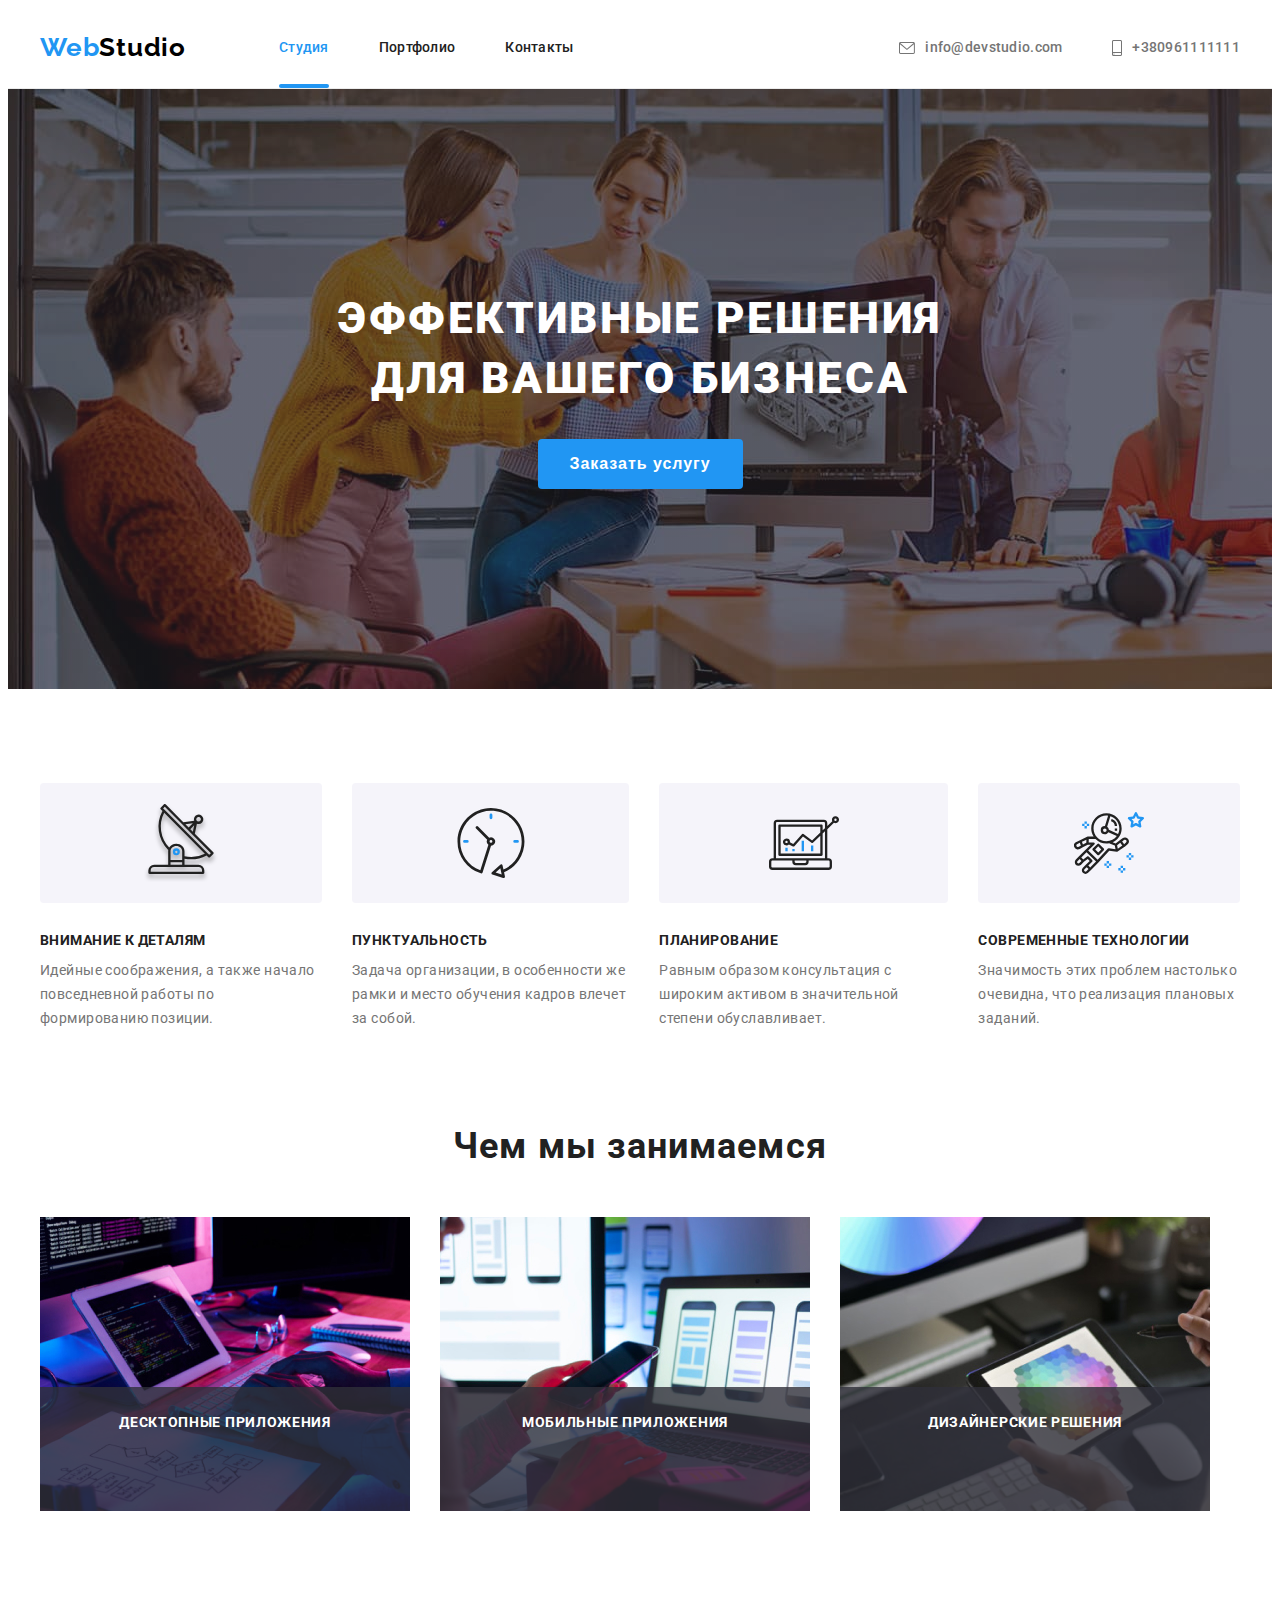
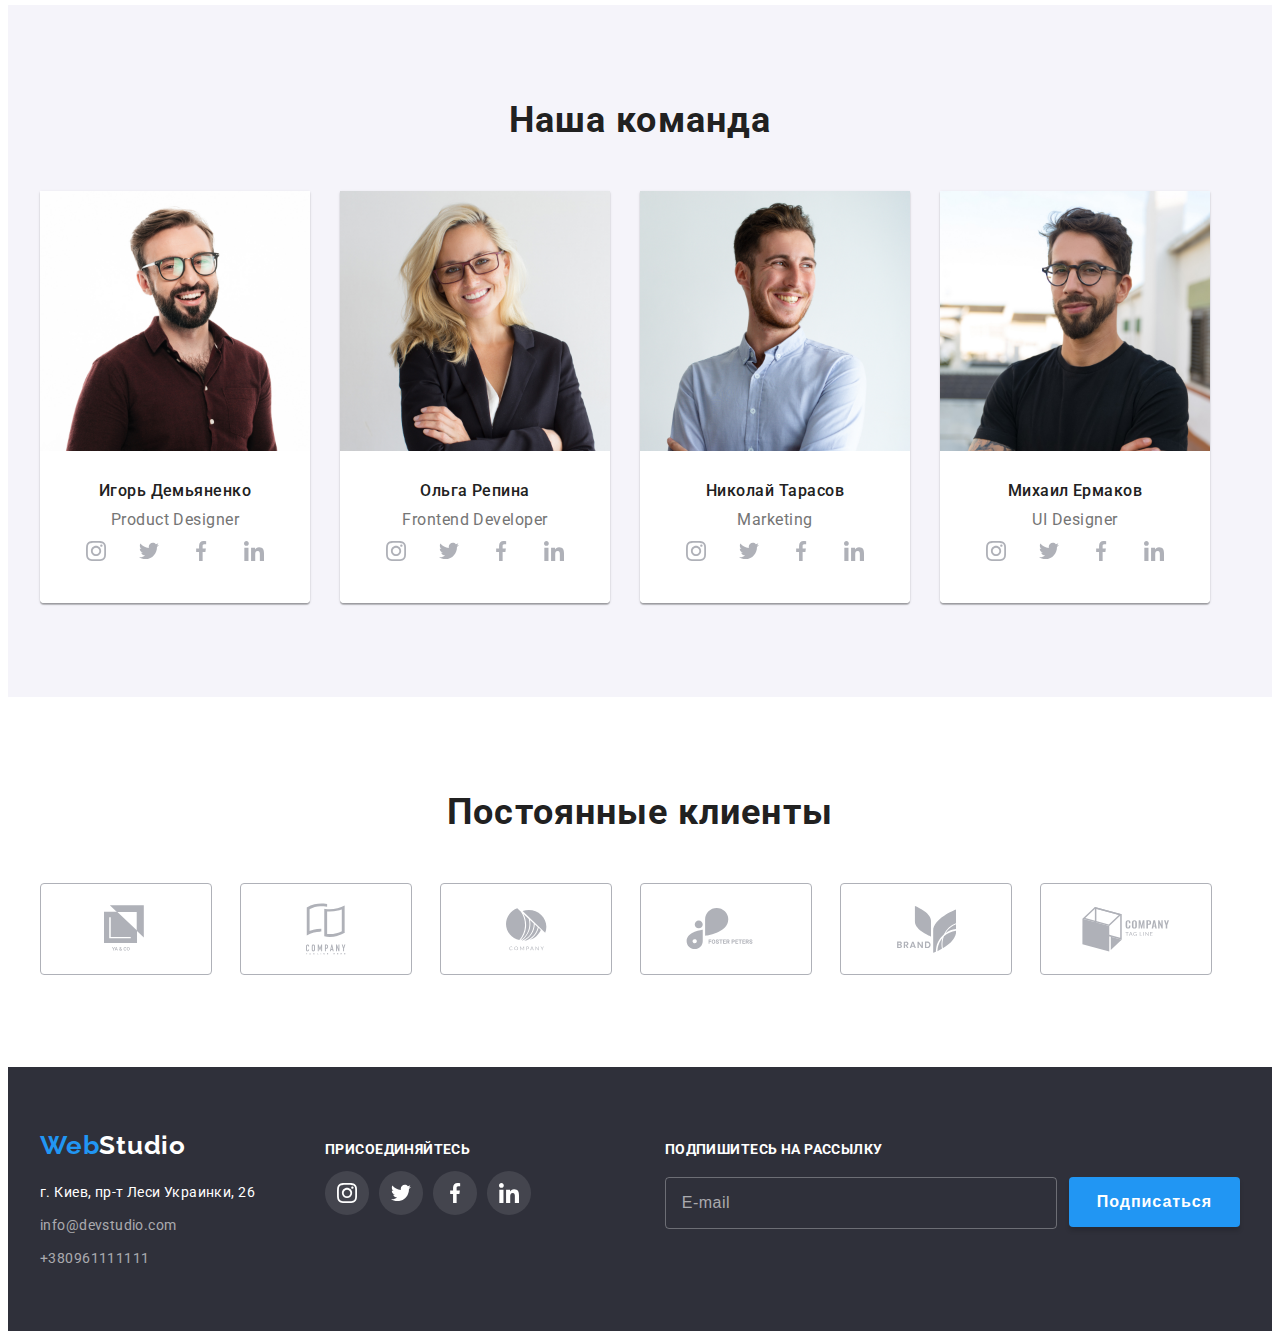
<file: index.html>
<!DOCTYPE html>
<html lang="ru">
  <head>
    <meta charset="UTF-8" />
    <meta name="viewport" content="width=device-width, initial-scale=1.0"/>
    <title>Вебстудия</title>
    <link rel="preconnect" href="https://fonts.gstatic.com"/>
    <link
      href="https://fonts.googleapis.com/css2?family=Raleway:wght@700&family=Roboto:wght@400;500;700;900&display=swap"
      rel="stylesheet"/>
    <link
      rel="stylesheet"
      href="https://cdnjs.cloudflare.com/ajax/libs/modern-normalize/1.0.0/modern-normalize.min.css"
      integrity="sha512-ISS7cAi1PEhQ8jnbJpJZMd29NlhNj4AWYyLOSp2CE/CsHxTCu+r+t0D2yoJudVrd0/8fTVPUVDzY5Tvli75u/g=="
      crossorigin="anonymous"/>
    <link rel="stylesheet" href="./css/style.css"/>
  </head>
 <body>
    <header class="header">
      <div class="container">
        <nav class="nav">
          <a href="./" class="logo"><span class="accent">Web</span>Studio</a>
          <ul class="site-nav list">
            <li class="list-item">
              <a href="./index.html" class="link current">Студия</a>
            </li>
            <li class="list-item">
              <a href="./portfolio.html" class="link">Портфолио</a>
            </li>
            <li class="list-item"><a href="" class="link">Контакты</a></li>
          </ul>
        </nav>
        <ul class="contacts list">
          <li class="list-item">
            <a href="mailto:info@devstudio.com" class="header-contact link">
              <svg class="contacts-icon" width="16" height="12">
                <use href="./images/sprite.svg#icon-envelope"></use>
              </svg>
              info@devstudio.com</a>
          </li>
          <li class="list-item">
            <a href="tel:+380961111111" class="header-contact link">
              <svg class="contacts-icon" width="10" height="16">
                <use href="./images/sprite.svg#icon-smartphone"></use>
              </svg>
              +380961111111</a>
          </li>
        </ul>
      </div>
    </header>
    <main>
      <section class="hero">
        <h1 class="hero-title">
          Эффективные решения<br />
          для вашего бизнеса
        </h1>
        <button type="button" class="modal-btn" data-modal-open>Заказать услугу</button>
      </section>
      <section class="features-section">
        <div class="container">
          <h2 hidden class="section-title">Скрытая секция</h2>
          <ul class="list">
            <li class="list-item icon-antenna">
              <h3 class="title">Внимание к деталям</h3>
              <p class="description">
                Идейные соображения, а также начало повседневной работы по
                формированию позиции.
              </p>
            </li>
            <li class="list-item icon-clock">
              <h3 class="title">Пунктуальность</h3>
              <p class="description">
                Задача организации, в особенности же рамки и место обучения
                кадров влечет за собой.
              </p>
            </li>
            <li class="list-item icon-diagram">
              <h3 class="title">Планирование</h3>
              <p class="description">
                Равным образом консультация с широким активом в значительной
                степени обуславливает.
              </p>
            </li>
            <li class="list-item icon-astronaut">
              <h3 class="title">Современные технологии</h3>
              <p class="description">
                Значимость этих проблем настолько очевидна, что реализация
                плановых заданий.
              </p>
            </li>
          </ul>
        </div>
      </section>
      <section class="products-section">
        <div class="container">
          <h2 class="section-title">Чем мы занимаемся</h2>
          <ul class="products list">
            <li class="products-item">
              <img
                src="./images/index-images/box1.jpg"
                alt="Компьютер"
                width="370"/>
                <div class="productstitle">Десктопные приложения</div>
            </li>
            <li class="products-item">
              <img
                src="./images/index-images/box2.jpg"
                alt="Смартфон"
                width="370"/>
                <div class="productstitle">Мобильные приложения</div>
            </li>
            <li class="products-item">
              <img
                src="./images/index-images/box3.jpg"
                alt="Планшет"
                width="370"/>
                <div class="productstitle">Дизайнерские решения</div>
            </li>
          </ul>
        </div>
      </section>
      <section class="team-section">
        <div class="container">
          <h2 class="section-title">Наша команда</h2>
          <ul class="team list">
            <li class="team-item">
              <img
                src="./images/index-images/team/img.jpg"
                alt=""
                width="270"/>
              <div class="team-item-content">
                <h3 class="title">Игорь Демьяненко</h3>
                <p class="description">Product Designer</p>
                <ul class="list">
                  <li class="social-list-item">
                    <a href="#" class="social-link"><svg class="social-icon" width="20" height="20">
                        <use href="./images/sprite.svg#icon-instagram"></use>
                      </svg>
                    </a>
                  </li>
                  <li class="social-list-item">
                    <a href="#" class="social-link"><svg class="social-icon" width="20" height="20">
                        <use href="./images/sprite.svg#icon-twitter"></use>
                      </svg>
                    </a>
                  </li>
                  <li class="social-list-item">
                    <a href="#" class="social-link"><svg class="social-icon" width="20" height="20">
                        <use href="./images/sprite.svg#icon-facebook"></use>
                      </svg>
                    </a>
                  </li>
                  <li class="social-list-item">
                    <a href="#" class="social-link"><svg class="social-icon" width="20" height="20">
                        <use href="./images/sprite.svg#icon-linkedin"></use>
                      </svg>
                    </a>
                  </li>
                </ul>
              </div>
            </li>
            <li class="team-item">
              <img
                src="./images/index-images/team/img1.jpg"
                alt=""
                width="270"/>
              <div class="team-item-content">
                <h3 class="title">Ольга Репина</h3>
                <p class="description">Frontend Developer</p>
                <ul class="list">
                  <li class="social-list-item">
                    <a href="#" class="social-link"><svg class="social-icon" width="20" height="20">
                        <use href="./images/sprite.svg#icon-instagram"></use>
                      </svg>
                    </a>
                  </li>
                  <li class="social-list-item">
                    <a href="#" class="social-link"><svg class="social-icon" width="20" height="20">
                        <use href="./images/sprite.svg#icon-twitter"></use>
                      </svg>
                    </a>
                  </li>
                  <li class="social-list-item">
                    <a href="#" class="social-link"><svg class="social-icon" width="20" height="20">
                        <use href="./images/sprite.svg#icon-facebook"></use>
                      </svg>
                    </a>
                  </li>
                  <li class="social-list-item">
                    <a href="#" class="social-link"><svg class="social-icon" width="20" height="20">
                        <use href="./images/sprite.svg#icon-linkedin"></use>
                      </svg>
                    </a>
                  </li>
                </ul>
              </div>
            </li>
            <li class="team-item">
              <img
                src="./images/index-images/team/img2.jpg"
                alt=""
                width="270"/>
              <div class="team-item-content">
                <h3 class="title">Николай Тарасов</h3>
                <p class="description">Marketing</p>
                <ul class="list">
                  <li class="social-list-item">
                    <a href="#" class="social-link"><svg class="social-icon" width="20" height="20">
                        <use href="./images/sprite.svg#icon-instagram"></use>
                      </svg>
                    </a>
                  </li>
                  <li class="social-list-item">
                    <a href="#" class="social-link"><svg class="social-icon" width="20" height="20">
                        <use href="./images/sprite.svg#icon-twitter"></use>
                      </svg>
                    </a>
                  </li>
                  <li class="social-list-item">
                    <a href="#" class="social-link"><svg class="social-icon" width="20" height="20">
                        <use href="./images/sprite.svg#icon-facebook"></use>
                      </svg>
                    </a>
                  </li>
                  <li class="social-list-item">
                    <a href="#" class="social-link"><svg class="social-icon" width="20" height="20">
                        <use href="./images/sprite.svg#icon-linkedin"></use>
                      </svg>
                    </a>
                  </li>
                </ul>
              </div>
            </li>
            <li class="team-item">
              <img
                src="./images/index-images/team/img3.jpg"
                alt=""
                width="270"/>
              <div class="team-item-content">
                <h3 class="title">Михаил Ермаков</h3>
                <p class="description">UI Designer</p>
                <ul class="list">
                  <li class="social-list-item">
                    <a href="#" class="social-link"><svg class="social-icon" width="20" height="20">
                        <use href="./images/sprite.svg#icon-instagram"></use>
                      </svg>
                    </a>
                  </li>
                  <li class="social-list-item">
                    <a href="#" class="social-link"><svg class="social-icon" width="20" height="20">
                        <use href="./images/sprite.svg#icon-twitter"></use>
                      </svg>
                    </a>
                  </li>
                  <li class="social-list-item">
                    <a href="#" class="social-link"><svg class="social-icon" width="20" height="20">
                        <use href="./images/sprite.svg#icon-facebook"></use>
                      </svg>
                    </a>
                  </li>
                  <li class="social-list-item">
                    <a href="#" class="social-link"><svg class="social-icon" width="20" height="20">
                        <use href="./images/sprite.svg#icon-linkedin"></use>
                      </svg>
                    </a>
                  </li>
                </ul>
              </div>
            </li>
          </ul>
        </div>
      </section>
      <section class="clients-section">
        <div class="container">
          <h2 class="section-title">Постоянные клиенты</h2>
          <ul class="list">
            <li class="logo-item">
              <a class="logo-link" href="">
                <svg width="44" height="49">
                  <use href="./images/sprite.svg#icon-logo-1"></use>
                </svg>
              </a>
            </li>
            <li class="logo-item">
              <a class="logo-link" href=""><svg width="40" height="52">
                  <use href="./images/sprite.svg#icon-logo-2"></use>
                </svg>
              </a>
            </li>
            <li class="logo-item">
              <a class="logo-link" href=""><svg width="41" height="43">
                  <use href="./images/sprite.svg#icon-logo-3"></use>
                </svg>
              </a>
            </li>
            <li class="logo-item">
              <a class="logo-link" href=""><svg width="80" height="42">
                  <use href="./images/sprite.svg#icon-logo-4"></use>
                </svg>
              </a>
            </li>
            <li class="logo-item">
              <a class="logo-link" href=""><svg width="59" height="47">
                  <use href="./images/sprite.svg#icon-logo-5"></use>
                </svg>
              </a>
            </li>
            <li class="logo-item">
              <a class="logo-link" href=""><svg width="88" height="45">
                  <use href="./images/sprite.svg#icon-logo-6"></use>
                </svg>
              </a>
            </li>
          </ul>
        </div>
      </section>
    </main>
    <footer class="footer">
      <div class="container">
        <div class="footer-wrapper">
        <a href="#" class="logo"><span class="accent">Web</span>Studio</a>
        <address class="footer-contacts">
          <p class="address">г. Киев, пр-т Леси Украинки, 26</p>
          <ul class="contacts-wrapper list">
            <li class="footer-contact-item"><a href="mailto:info@devstudio.com" class="contacts email">info@devstudio.com</a>
            </li>
            <li class="footer-contact-item">
            <a href="tel:+380961111111" class="contacts">+380961111111</a>
          </li>
          </ul>
        </address>
      </div>
      <div class="join-wrapper">
        <p class="join">присоединяйтесь</p>
        <ul class="social-links list">
          <li class="social-list-item">
            <a href="#" class="social-link"><svg class="social-icon" width="20" height="20">
                <use href="./images/sprite.svg#icon-instagram"></use>
              </svg>
            </a>
          </li>
          <li class="social-list-item">
            <a href="#" class="social-link"><svg class="social-icon" width="20" height="20">
                <use href="./images/sprite.svg#icon-twitter"></use>
              </svg>
            </a>
          </li>
          <li class="social-list-item">
            <a href="#" class="social-link"><svg class="social-icon" width="20" height="20">
                <use href="./images/sprite.svg#icon-facebook"></use>
              </svg>
            </a>
          </li>
          <li class="social-list-item">
            <a href="#" class="social-link"><svg class="social-icon" width="20" height="20">
                <use href="./images/sprite.svg#icon-linkedin"></use>
              </svg>
            </a>
          </li>
        </ul>
      </div>
      <div class="subscribe-wrapper">
        <p class="subscribe-title">Подпишитесь на рассылку</p>
        <form class="subscribe-form">
          <input class="input-field" type="text" name="e-mail" placeholder="E-mail">
          <button class="subscribe-btn" type="submit">Подписаться</button>
      
        </form>
      </div>
      </div>
    </footer>
    <div class="backdrop is-hidden" data-modal>
      <div class="modal">
        <button class="modal-close-btn" data-modal-close><svg class="modal-btn-icon" width="11" height="11">
            <use href="./images/close.svg"></use>
          </svg></button>
      </div>
    </div>
    <script src="./js/modal.js"></script>
  </body>
</html>
</file>
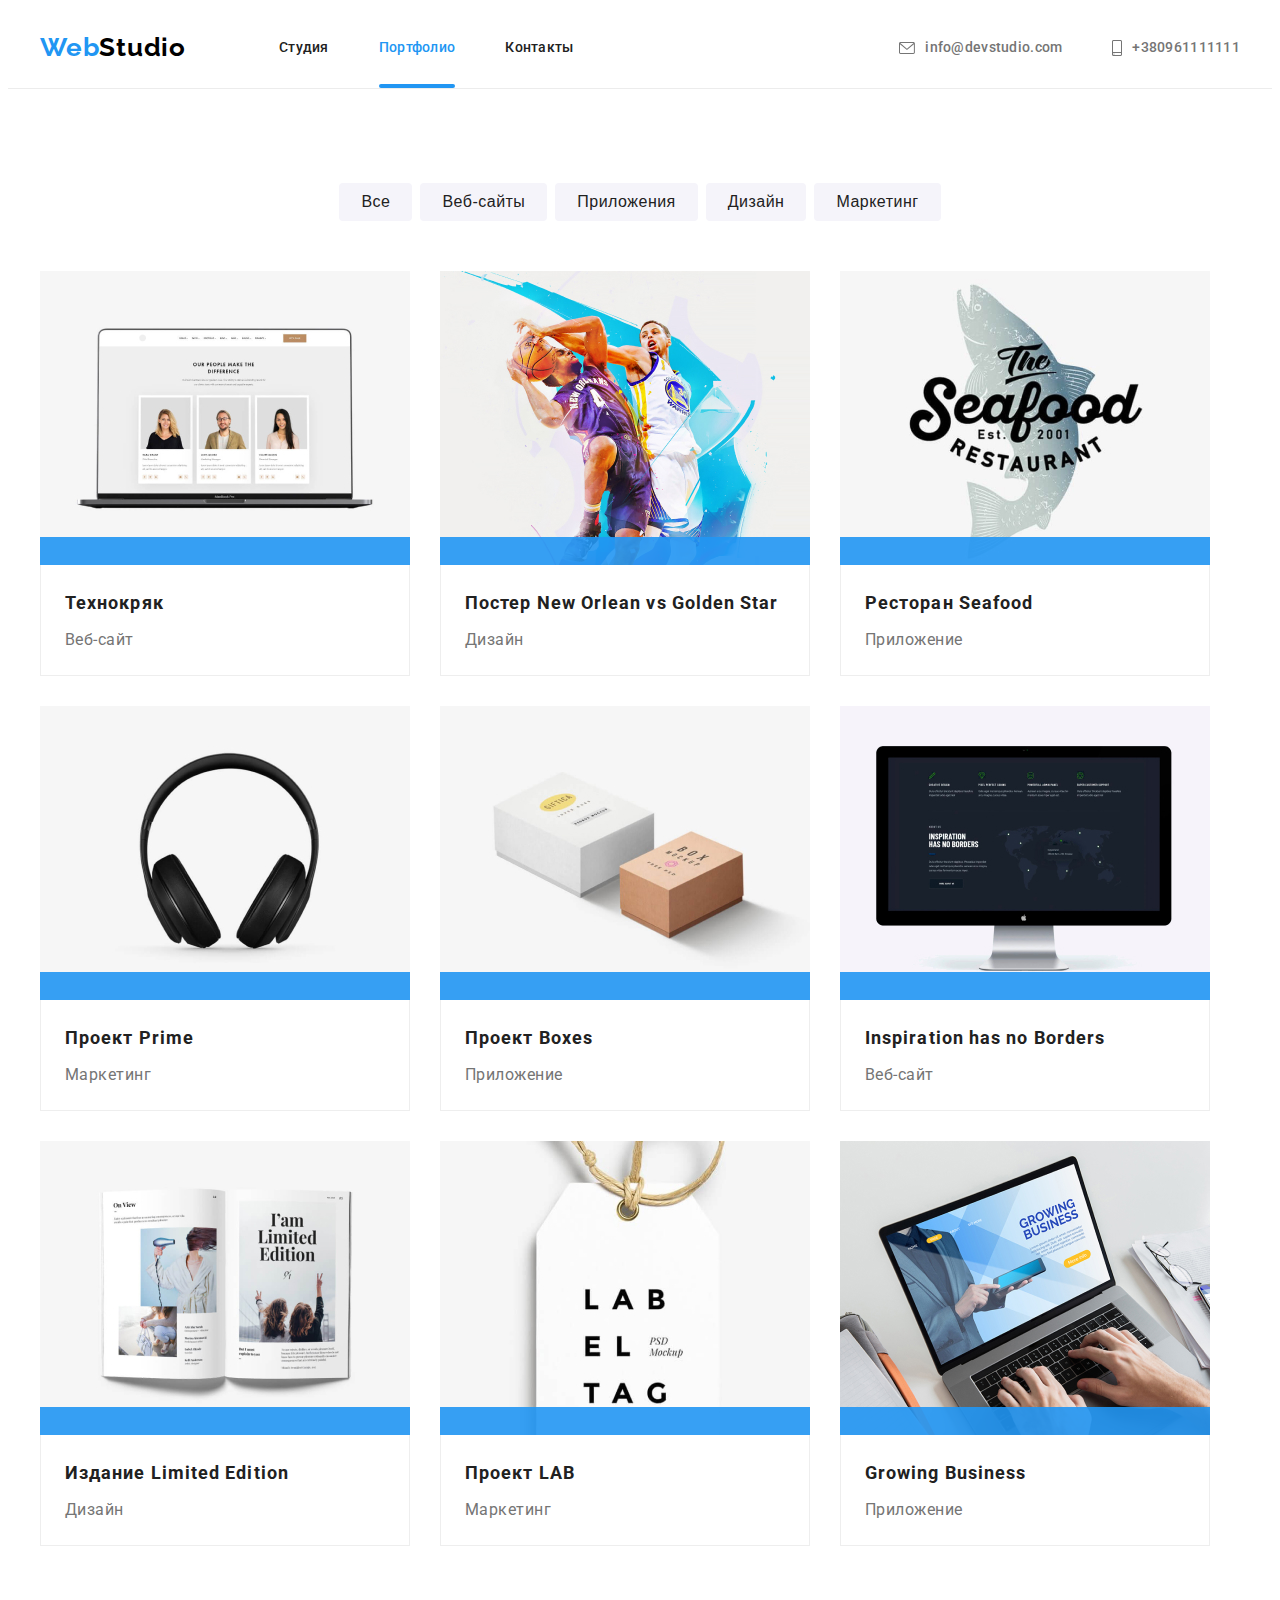
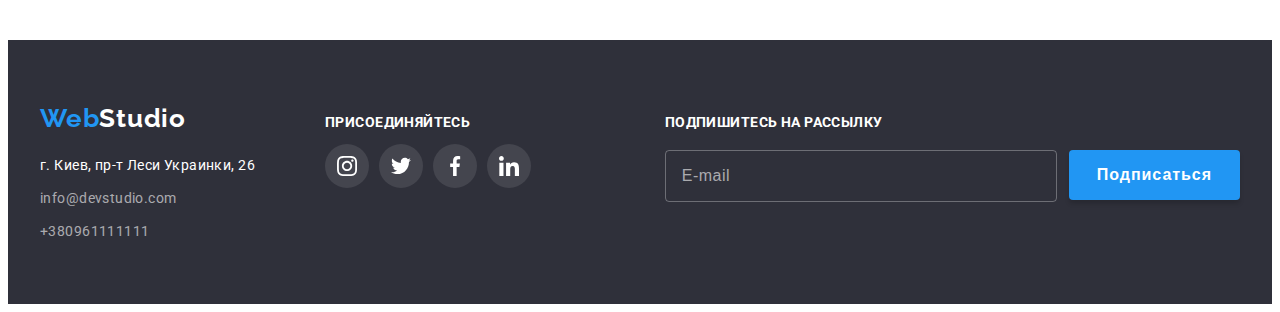
<file: portfolio.html>
<!DOCTYPE html>
<html lang="ru">
  <head>
    <meta charset="UTF-8" />
    <meta name="viewport" content="width=device-width, initial-scale=1.0"/>
    <title>Портфолио</title>
    <link rel="preconnect" href="https://fonts.gstatic.com"/>
    <link
      href="https://fonts.googleapis.com/css2?family=Raleway:wght@700&family=Roboto:wght@400;500;700;900&display=swap"
      rel="stylesheet"/>
    <link
      rel="stylesheet"
      href="https://cdnjs.cloudflare.com/ajax/libs/modern-normalize/1.0.0/modern-normalize.min.css"
      integrity="sha512-ISS7cAi1PEhQ8jnbJpJZMd29NlhNj4AWYyLOSp2CE/CsHxTCu+r+t0D2yoJudVrd0/8fTVPUVDzY5Tvli75u/g=="
      crossorigin="anonymous"/>
    <link rel="stylesheet" href="./css/style.css"/>
  </head>
  <body>
  <header class="header">
    <div class="container">
      <nav class="nav">
        <a href="./" class="logo"><span class="accent">Web</span>Studio</a>
        <ul class="site-nav list">
          <li class="list-item">
            <a href="./index.html" class="link">Студия</a>
          </li>
          <li class="list-item">
            <a href="./portfolio.html" class="link current">Портфолио</a>
          </li>
          <li class="list-item"><a href="" class="link">Контакты</a></li>
        </ul>
      </nav>
      <ul class="contacts list">
        <li class="list-item">
          <a href="mailto:info@devstudio.com" class="header-contact link">
            <svg class="contacts-icon" width="16" height="12">
              <use href="./images/sprite.svg#icon-envelope"></use>
            </svg>
            info@devstudio.com</a>
        </li>
        <li class="list-item">
          <a href="tel:+380961111111" class="header-contact link">
            <svg class="contacts-icon" width="10" height="16">
              <use href="./images/sprite.svg#icon-smartphone"></use>
            </svg>
            +380961111111</a>
        </li>
      </ul>
    </div>
  </header>
    <main>
      <section class="portfolio">
        <div class="container">
          <h2 hidden>Фильтр работ</h2>
          <ul class="filter list">
            <li class="filter-button">
              <button type="button" class="select-btn">Все</button>
            </li>
            <li class="filter-button">
              <button type="button" class="select-btn">Веб-сайты</button>
            </li>
            <li class="filter-button">
              <button type="button" class="select-btn">Приложения</button>
            </li>
            <li class="filter-button">
              <button type="button" class="select-btn">Дизайн</button>
            </li>
            <li class="filter-button">
              <button type="button" class="select-btn">Маркетинг</button>
            </li>
          </ul>
          <h1 hidden>Наши проекты</h1>
          <ul class="projects list">
            <li class="project-item">
              <a href="" class="link">
                <div class="projectthumb">
                <img
                  src="./images/portfolio-images/img-1.jpg"
                  alt="Сайт"
                  width="370"
                  height="294"/>
                  <div class="overlay">
                    <p class="overlaytext">Технокряк это современная площадка распространения коронавируса. Компании
                      используют эту платформу для цифрового шпионажа и атак на защищённые сервера конкурентов.</p>
                  </div>
                  </div>
                <div class="project-content">
                  <h3 class="project-title">Технокряк</h3>
                  <p class="project-type">Веб-сайт</p>
                </div>
              </a>
            </li>
            <li class="project-item">
              <a href="" class="link">
                <div class="projectthumb">
                <img
                  src="./images/portfolio-images/img-2.jpg"
                  alt="Баскетболисты"
                  width="370"
                  height="294"/>
                  <div class="overlay">
                    <p class="overlaytext">Технокряк это современная площадка распространения коронавируса. Компании
                      используют эту платформу для цифрового шпионажа и атак на защищённые сервера конкурентов.</p>
                  </div>
                  </div>
                <div class="project-content">
                  <h3 class="project-title">
                    Постер New Orlean vs Golden Star
                  </h3>
                  <p class="project-type">Дизайн</p>
                </div>
              </a>
            </li>
            <li class="project-item">
              <a href="" class="link">
                <div class="projectthumb">
                <img
                  src="./images/portfolio-images/img-3.jpg"
                  alt="Логотип ресторана Seafood"
                  width="370"
                  height="294"/>
                  <div class="overlay">
                    <p class="overlaytext">Технокряк это современная площадка распространения коронавируса. Компании
                      используют эту платформу для цифрового шпионажа и атак на защищённые сервера конкурентов.</p>
                  </div>
                  </div>
                <div class="project-content">
                  <h3 class="project-title">Ресторан Seafood</h3>
                  <p class="project-type">Приложение</p>
                </div>
              </a>
            </li>
            <li class="project-item">
              <a href="" class="link">
                <div class="projectthumb">
                <img
                  src="./images/portfolio-images/img-4.jpg"
                  alt="Наушники"
                  width="370"
                  height="294"/>
                  <div class="overlay">
                    <p class="overlaytext">Технокряк это современная площадка распространения коронавируса. Компании
                      используют эту платформу для цифрового шпионажа и атак на защищённые сервера конкурентов.</p>
                  </div>
                  </div>
                <div class="project-content">
                  <h3 class="project-title">Проект Prime</h3>
                  <p class="project-type">Маркетинг</p>
                </div>
              </a>
            </li>
            <li class="project-item">
              <a href="" class="link">
                <div class="projectthumb">
                <img
                  src="./images/portfolio-images/img-5.jpg"
                  alt="Коробки"
                  width="370"
                  height="294"/>
                  <div class="overlay">
                    <p class="overlaytext">Технокряк это современная площадка распространения коронавируса. Компании
                      используют эту платформу для цифрового шпионажа и атак на защищённые сервера конкурентов.</p>
                  </div>
                  </div>
                <div class="project-content">
                  <h3 class="project-title">Проект Boxes</h3>
                  <p class="project-type">Приложение</p>
                </div>
              </a>
            </li>
            <li class="project-item">
              <a href="" class="link">
                <div class="projectthumb">
                <img
                  src="./images/portfolio-images/img-6.jpg"
                  alt="Веб-сайт на мониторе компьютера"
                  width="370"
                  height="294"/>
                  <div class="overlay">
                    <p class="overlaytext">Технокряк это современная площадка распространения коронавируса. Компании
                      используют эту платформу для цифрового шпионажа и атак на защищённые сервера конкурентов.</p>
                  </div>
                  </div>
                <div class="project-content">
                  <h3 class="project-title">Inspiration has no Borders</h3>
                  <p class="project-type">Веб-сайт</p>
                </div>
              </a>
            </li>
            <li class="project-item">
              <a href="" class="link">
                <div class="projectthumb">
                <img
                  src="./images/portfolio-images/img-7.jpg"
                  alt="Журнал"
                  width="370"
                  height="294"/>
                  <div class="overlay">
                    <p class="overlaytext">Технокряк это современная площадка распространения коронавируса. Компании
                      используют эту платформу для цифрового шпионажа и атак на защищённые сервера конкурентов.</p>
                  </div>
                  </div>
                <div class="project-content">
                  <h3 class="project-title">Издание Limited Edition</h3>
                  <p class="project-type">Дизайн</p>
                </div>
              </a>
            </li>
            <li class="project-item">
              <a href="" class="link">
                <div class="projectthumb">
                <img
                  src="./images/portfolio-images/img-8.jpg"
                  alt="Лейбл"
                  width="370"
                  height="294"/>
                  <div class="overlay">
                    <p class="overlaytext">Технокряк это современная площадка распространения коронавируса. Компании
                      используют эту платформу для цифрового шпионажа и атак на защищённые сервера конкурентов.</p>
                  </div>
                  </div>
                <div class="project-content">
                  <h3 class="project-title">Проект LAB</h3>
                  <p class="project-type">Маркетинг</p>
                </div>
              </a>
            </li>
            <li class="project-item">
              <a href="" class="link">
                <div class="projectthumb">
                <img
                  src="./images/portfolio-images/img-9.jpg"
                  alt="Приложение"
                  width="370"
                  height="294"/>
                  <div class="overlay">
                    <p class="overlaytext">Технокряк это современная площадка распространения коронавируса. Компании
                      используют эту платформу для цифрового шпионажа и атак на защищённые сервера конкурентов.</p>
                  </div>
                  </div>
                <div class="project-content">
                  <h3 class="project-title">Growing Business</h3>
                  <p class="project-type">Приложение</p>
                </div>
              </a>
            </li>
          </ul>
        </div>
      </section>
    </main>
    <footer class="footer">
      <div class="container">
        <div class="footer-wrapper">
          <a href="#" class="logo"><span class="accent">Web</span>Studio</a>
          <address class="footer-contacts">
            <p class="address">г. Киев, пр-т Леси Украинки, 26</p>
            <ul class="contacts-wrapper list">
              <li class="footer-contact-item"><a href="mailto:info@devstudio.com" class="contacts email">info@devstudio.com</a>
              </li>
              <li class="footer-contact-item">
                <a href="tel:+380961111111" class="contacts">+380961111111</a>
              </li>
          </address>
        </div>
        <div class="join-wrapper">
          <p class="join">присоединяйтесь</p>
          <ul class="social-links list">
            <li class="social-list-item">
              <a href="#" class="social-link"><svg class="social-icon" width="20" height="20">
                  <use href="./images/sprite.svg#icon-instagram"></use>
                </svg>
              </a>
            </li>
            <li class="social-list-item">
              <a href="#" class="social-link"><svg class="social-icon" width="20" height="20">
                  <use href="./images/sprite.svg#icon-twitter"></use>
                </svg>
              </a>
            </li>
            <li class="social-list-item">
              <a href="#" class="social-link"><svg class="social-icon" width="20" height="20">
                  <use href="./images/sprite.svg#icon-facebook"></use>
                </svg>
              </a>
            </li>
            <li class="social-list-item">
              <a href="#" class="social-link"><svg class="social-icon" width="20" height="20">
                  <use href="./images/sprite.svg#icon-linkedin"></use>
                </svg>
              </a>
            </li>
          </ul>
        </div>
        <div class="subscribe-wrapper">
          <p class="subscribe-title">Подпишитесь на рассылку</p>
          <form class="subscribe-form">
            <input class="input-field" type="text" name="e-mail" placeholder="E-mail">
            <button class="subscribe-btn" type="submit">Подписаться</button>
        
          </form>
        </div>
      </div>
    </footer>
  </body>
</html>
</file>
<file: css/style.css>
:root {
  --primary-logo-color: #000000;
  --primary-txt-color: #212121;
  --secondary-txt-color: #757575;
  --additional-txt-color: #ffffff;
  --primary-bg-color: #ffffff;
  --secondary-bg-color: #f5f4fa;
  --additional-bg-color: #2f303a;
  --accent-color: #2196f3;
  --footer-contacts-color: rgba(255, 255, 255, 0.6);
  --header-line-color: #ececec;
  --border-line-color: #eeeeee;
  --icon-color: #afb1b8;
  --transition-duration: 250ms;
  --transition-timing-function: cubic-bezier(0.4, 0, 0.2, 1);
}

body {
  font-family: "Roboto", sans-serif;
  background-color: var(--primary-bg-color);
}

h1,
h2,
h3,
h4,
h5,
h6 {
  margin: 0;
}

ul,
ol {
  margin: 0;
  padding: 0;
}

img {
  display: block;
}

.list {
  padding: 0;
  margin: 0;
  list-style: none;
}

.link {
  cursor: pointer;
}

.current {
  color: var(--accent-color);
}
.link.current {
  position: relative;
}

.link.current::after {
  content: "";
  display: block;
  position: absolute;
  bottom: 0;
  height: 4px;
  width: 100%;
  background-color: var(--accent-color);
  border-radius: 2px;
  transition: transform 500ms linear;
}

.logo {
  font-family: "Raleway", sans-serif;
  font-weight: 700;
  font-size: 26px;
  line-height: 1.192;
  letter-spacing: 0.03em;
  color: var(--primary-logo-color);
  text-decoration: none;
  margin-right: 93px;
  padding-top: 24px;
  padding-bottom: 25px;
}

.accent {
  color: var(--accent-color);
}

.container {
  width: 1200px;
  margin: 0 auto;
  padding-left: 15px;
  padding-right: 15px;
}

.description {
  margin: 0;
}

.section-title {
  font-weight: 700;
  font-size: 36px;
  line-height: 1.17;
  letter-spacing: 0.03em;
  color: var(--primary-txt-color);
  text-align: center;
  margin-bottom: 50px;
}

.header {
  border-bottom: 1px solid var(--header-line-color);
}

.header .container {
  display: flex;
  align-items: center;
}

.nav {
  display: flex;
  align-items: center;
}

.site-nav {
  display: flex;
}

.site-nav .list-item:not(:last-child) {
  margin-right: 50px;
}

.site-nav .link {
  display: block;
  padding-top: 32px;
  padding-bottom: 32px;
  font-weight: 500;
  font-size: 14px;
  line-height: 1.14;
  letter-spacing: 0.02em;
  color: var(--primary-txt-color);
  text-decoration: none;
  transition: color var(--transition-duration) var(--transition-timing-function);
}

.site-nav .link.current,
.site-nav .link:hover,
.site-nav .link:focus,
.site-nav .link:active,
.contacts .link:hover,
.contacts .link:focus {
  color: var(--accent-color);
}

.header .contacts {
  margin-bottom: 0;
  display: flex;
  align-items: center;
}
.header-contact {
  display: flex;
  align-items: center;
}

.contacts.list {
  margin-left: auto;
}

.contacts .list-item + .list-item {
  margin-left: 50px;
}
.contacts .link {
  font-weight: 500;
  font-size: 14px;
  line-height: 1.14;
  letter-spacing: 0.02em;
  color: var(--secondary-txt-color);
  text-decoration: none;
  padding-top: 32px;
  padding-bottom: 32px;
  transition: color var(--transition-duration) var(--transition-timing-function);
}

.contacts .link:hover,
.contacts .link:focus {
  color: var(--accent-color);
}
.contacts-icon {
  margin-right: 10px;
  align-self: center;
  fill: currentColor;
}
.contacts-icon:hover {
  fill: var(--accent-color);
}
.contacts .list-item {
  display: inline-flex;
}

.hero {
  background-color: #c4c4c4;
  width: auto;
  text-align: center;
  padding-top: 200px;
  padding-bottom: 200px;
  background-image: linear-gradient(
      to right,
      rgba(47, 48, 58, 0.4),
      rgba(47, 48, 58, 0.4)
    ),
    url("../images/index-images/hero.jpg");
  background-size: cover;
}

.hero-title {
  margin-top: 0;
  margin-bottom: 30px;
  font-weight: 900;
  font-size: 44px;
  line-height: 1.363;
  letter-spacing: 0.06em;
  text-transform: uppercase;
  color: #ffffff;
}

.modal-btn {
  border-radius: 4px;
  font-weight: 700;
  font-size: 16px;
  line-height: 1.88;
  letter-spacing: 0.06em;
  color: var(--additional-txt-color);
  background-color: var(--accent-color);
  padding: 10px 32px;
  border: none;
  transition: background-color var(--transition-duration)
    var(--transition-timing-function);
}

.features-section {
  padding: 94px 0;
}

.features-section .title {
  font-weight: 700;
  font-size: 14px;
  line-height: 1.14;
  letter-spacing: 0.03em;
  text-transform: uppercase;
  color: var(--primary-txt-color);
  margin-bottom: 10px;
}

.features-section .description {
  font-weight: 400;
  font-size: 14px;
  line-height: 1.71;
  letter-spacing: 0.03em;
  color: var(--secondary-txt-color);
}

.features-section .list {
  display: flex;
}

.features-section .list-item:not(:last-child) {
  margin-right: 30px;
}
.icon-antenna::before {
  background-image: url(../images/antenna.svg);
}

.icon-clock::before {
  background-image: url(../images/clock.svg);
}

.icon-diagram::before {
  background-image: url(../images/diagram.svg);
}

.icon-astronaut::before {
  background-image: url(../images/astronaut.svg);
}
.features-section .list-item::before {
  content: "";
  display: block;
  height: 120px;
  background-repeat: no-repeat;
  background-position: center;
  background-color: var(--secondary-bg-color);
  border-radius: 4px;
  margin-bottom: 30px;
}

.products-section {
  padding-bottom: 94px;
}
.products {
  display: flex;
}

.products.list {
  margin: -15px;
}

.products-item {
  margin: 15px;
  position: relative;
}
.productstitle {
  position: absolute;
  bottom: 0;
  width: 100%;
  height: 70px;
  padding-top: 27px;
  padding-bottom: 27px;
  font-weight: bold;
  font-size: 14px;
  line-height: 1.143;
  text-align: center;
  letter-spacing: 0.05em;
  text-transform: uppercase;
  background-color: rgba(47, 48, 58, 0.8);
  color: var(--additional-txt-color);
}

.team-section {
  background-color: var(--secondary-bg-color);
  padding: 94px 0;
}

.team.list {
  display: flex;
  margin: -15px;
}

.team-item {
  margin: 15px;
  box-shadow: 0px 1px 3px rgba(0, 0, 0, 0.12), 0px 1px 1px rgba(0, 0, 0, 0.14),
    0px 2px 1px rgba(0, 0, 0, 0.2);
  border-radius: 0px 0px 4px 4px;
}
.team-item .list {
  display: flex;
  justify-content: space-around;
}

.team-section .title {
  margin-bottom: 10px;
}

.team-item-content {
  padding: 30px;
  background-color: var(--primary-bg-color);
  border-radius: 0px 0px 4px 4px;
}

.team .title {
  font-weight: 500;
  font-size: 16px;
  line-height: 1.19;
  letter-spacing: 0.03em;
  color: var(--primary-txt-color);
  text-align: center;
}

.team .description {
  font-weight: 400;
  font-size: 16px;
  line-height: 1.19;
  letter-spacing: 0.03em;
  color: var(--secondary-txt-color);
  text-align: center;
}
.team-item-content .social-list-item {
  display: flex;
  justify-content: center;
  align-items: center;
}
.team-item-content .social-link {
  display: flex;
  justify-content: center;
  align-items: center;
  width: 44px;
  height: 44px;
  background-color: transparent;
  border-radius: 50%;
  fill: #afb1b8;
  transition: color var(--transition-duration) var(--transition-timing-function),
    background-color var(--transition-duration)
      var(--transition-timing-function);
}
.team-item-content .social-link:hover,
.team-item-content .social-link:focus {
  background-color: var(--accent-color);
  border-radius: 50%;
  fill: var(--additional-txt-color);
}
.clients-section {
  padding: 94px 0;
}
.clients-section .list {
  display: flex;
}
.clients-section .logo-item:not(:last-child) {
  margin-right: 30px;
}
.logo-item {
  width: 170px;
  height: 90px;
}
.logo-link {
  display: flex;
  justify-content: center;
  align-items: center;
  width: 100%;
  height: 100%;
  border-radius: 4px;
  color: var(--icon-color);
  fill: currentColor;
  border: 1px solid var(--icon-color);
  transition: color var(--transition-duration) var(--transition-timing-function),
    border var(--transition-duration) var(--transition-timing-function);
}
.logo-link:hover,
.logo-link:focus {
  border: 1px solid #2196f3;
  color: #2196f3;
}

.footer {
  background-color: var(--additional-bg-color);
  padding-top: 60px;
  padding-bottom: 60px;
}

.footer .logo {
  display: inline-block;
  color: var(--additional-txt-color);
  margin-bottom: 20px;
  margin-right: 0;
  padding: 0;
}
.footer .container {
  display: flex;
  align-items: baseline;
}
.footer-wrapper {
  margin-right: 70px;
}

.footer-contacts {
  font-style: normal;
}

.footer-contacts .address {
  font-weight: 400;
  font-size: 14px;
  line-height: 1.71;
  letter-spacing: 0.03em;
  color: var(--additional-txt-color);
  margin-top: 0;
  margin-bottom: 9px;
}

.footer .contacts {
  display: inline-block;
  font-weight: 400;
  font-size: 14px;
  line-height: 1.71;
  letter-spacing: 0.03em;
  color: var(--footer-contacts-color);
  text-decoration: none;
  transition: color var(--transition-duration) var(--transition-timing-function);
}

.footer-contact-item > .email {
  margin-bottom: 9px;
}
.footer .contacts:hover,
.footer .contacts:focus {
  color: var(--accent-color);
}

.contacts-wrapper {
  display: flex;
  flex-direction: column;
}
.join {
  font-weight: bold;
  font-size: 14px;
  line-height: 1.143;
  letter-spacing: 0.03em;
  text-transform: uppercase;
  color: var(--additional-txt-color);
  margin-top: 0;
}
.social-links {
  display: flex;
}
.social-links .social-list-item {
  width: 44px;
  height: 44px;
}
.social-links .social-list-item:not(:last-child) {
  margin-right: 10px;
}
.social-links .social-link {
  width: 100%;
  height: 100%;
  display: flex;
  justify-content: center;
  align-items: center;
  cursor: pointer;
  background-color: rgba(255, 255, 255, 0.1);
  border-radius: 50%;
  color: var(--additional-txt-color);
  fill: currentColor;
  transition: background-color var(--transition-duration)
    var(--transition-timing-function);
}
.social-list-item .social-link:hover,
.social-list-item .social-link:focus {
  background-color: var(--accent-color);
}
.subscribe-wrapper {
  margin-left: auto;
}
.subscribe-form {
  display: flex;
}
.subscribe-title {
  margin-bottom: 20px;
  font-weight: bold;
  font-size: 14px;
  line-height: 1.143;
  letter-spacing: 0.03em;
  text-transform: uppercase;
  color: var(--additional-txt-color);
}
.input-field {
  padding: 15px 16px;
  width: 358px;
  border: 1px solid rgba(255, 255, 255, 0.3);
  border-radius: 4px;
  background-color: transparent;
  font-size: 16px;
  line-height: 1.25;
  letter-spacing: 0.03em;
  font-weight: normal;
  font-size: 16px;
  line-height: 1.25;
  letter-spacing: 0.03em;
  color: var(--additional-txt-color);
}
.input-field::placeholder {
  font-weight: normal;
  font-size: 16px;
  line-height: 1.25;
  letter-spacing: 0.03em;
  color: rgba(255, 255, 255, 0.6);
}
.subscribe-btn {
  margin-left: 12px;
  display: flex;
  align-items: center;
  height: 50px;
  padding: 10px 28px;
  background-color: var(--accent-color);
  border: transparent;
  box-shadow: 0px 4px 4px rgba(0, 0, 0, 0.15);
  border-radius: 4px;
  font-weight: 700;
  font-size: 16px;
  line-height: 1.875;
  letter-spacing: 0.06em;
  color: var(--additional-txt-color);
}
.backdrop {
  position: fixed;
  z-index: 100;
  top: 0;
  left: 0;
  width: 100%;
  height: 100%;
  background: rgba(0, 0, 0, 0.2);
  transform: scale(1);
  transition: all var(--transition-duration) var(--transition-timing-function);
}

.is-hidden {
  opacity: 0;
  visibility: hidden;
  pointer-events: none;
  transform: scale(0);
}

.modal {
  position: absolute;
  top: 50%;
  left: 50%;
  transform: translate(-50%, -50%);
  width: 528px;
  height: 581px;
  background-color: #ffffff;
  box-shadow: 0px 1px 3px rgba(0, 0, 0, 0.12), 0px 1px 1px rgba(0, 0, 0, 0.14),
    0px 2px 1px rgba(0, 0, 0, 0.2);
  border-radius: 4px;
  transition: transform 1000ms cubic-bezier(0.4, 0, 0.2, 1);
}

.modal-close-btn {
  position: absolute;
  top: 8px;
  right: 8px;
  padding: 0;
  width: 30px;
  height: 30px;
  border: 1px solid rgba(0, 0, 0, 0.1);
  border-radius: 50%;
  background-color: transparent;
  cursor: pointer;
}
.modal-btn-icon {
  fill: #000000;
}

.portfolio {
  padding: 94px 0 94px 0;
}

.select-btn {
  font-weight: 500;
  font-size: 16px;
  line-height: 1.63;
  letter-spacing: 0.03em;
  color: var(--primary-txt-color);
  background-color: var(--secondary-bg-color);
  border: none;
  text-align: center;
  color: var(--primary-txt-color);
  padding: 6px 22px;
  border-radius: 4px;
  outline: none;
  transition: color var(--transition-duration) var(--transition-timing-function),
    box-shadow var(--transition-duration) var(--transition-timing-function),
    background-color var(--transition-duration)
      var(--transition-timing-function);
}

.select-btn:hover,
.select-btn:focus,
.select-btn:active {
  color: var(--additional-txt-color);
  background-color: var(--accent-color);
  border: none;
  cursor: pointer;
  box-shadow: 0px 3px 1px rgba(0, 0, 0, 0.1), 0px 1px 2px rgba(0, 0, 0, 0.08),
    0px 2px 2px rgba(0, 0, 0, 0.12);
}

.portfolio .filter {
  display: flex;
  justify-content: center;
}

.filter-button + .filter-button {
  margin-left: 8px;
}

.filter {
  margin-bottom: 50px;
}

.projects {
  display: flex;
  flex-wrap: wrap;
  margin: -15px;
}

.project-content {
  padding: 20px 24px;
  border-style: none solid solid;
  border-width: 1px;
  border-color: var(--border-line-color);
}

.project-item {
  margin: 15px;
}

.project-title {
  font-weight: 700;
  font-size: 18px;
  line-height: 2;
  letter-spacing: 0.06em;
  color: var(--primary-txt-color);
  margin-bottom: 4px;
}

.project-type {
  font-weight: 400;
  font-size: 16px;
  line-height: 1.88;
  letter-spacing: 0.03em;
  color: var(--secondary-txt-color);
  margin: 0;
}

.projects .link {
  text-decoration: none;
  display: block;
  width: 100%;
  height: 100%;
  transition: box-shadow var(--transition-duration)
    var(--transition-timing-function);
}
.projects .link:hover,
.projects .link:focus {
  box-shadow: 0px 1px 1px rgba(0, 0, 0, 0.12), 0px 4px 4px rgba(0, 0, 0, 0.06),
    1px 4px 6px rgba(0, 0, 0, 0.16);
}
.overlay {
  position: absolute;
  top: 0;
  width: 100%;
  height: auto;
  padding: 63px 24px;
  background-color: rgba(33, 150, 243, 0.9);
  transform: translateY(100%);
  transition: transform var(--transition-duration)
    var(--transition-timing-function);
}

.overlaytext {
  margin: 0;
  font-size: 18px;
  line-height: 1.556;
  letter-spacing: 0.03em;
  color: var(--additional-txt-color);
}
.projectthumb {
  position: relative;
  overflow: hidden;
}
.projects .link:hover .overlay,
.projects .link:focus .overlay {
  transform: translateY(0%);
}
</file>
